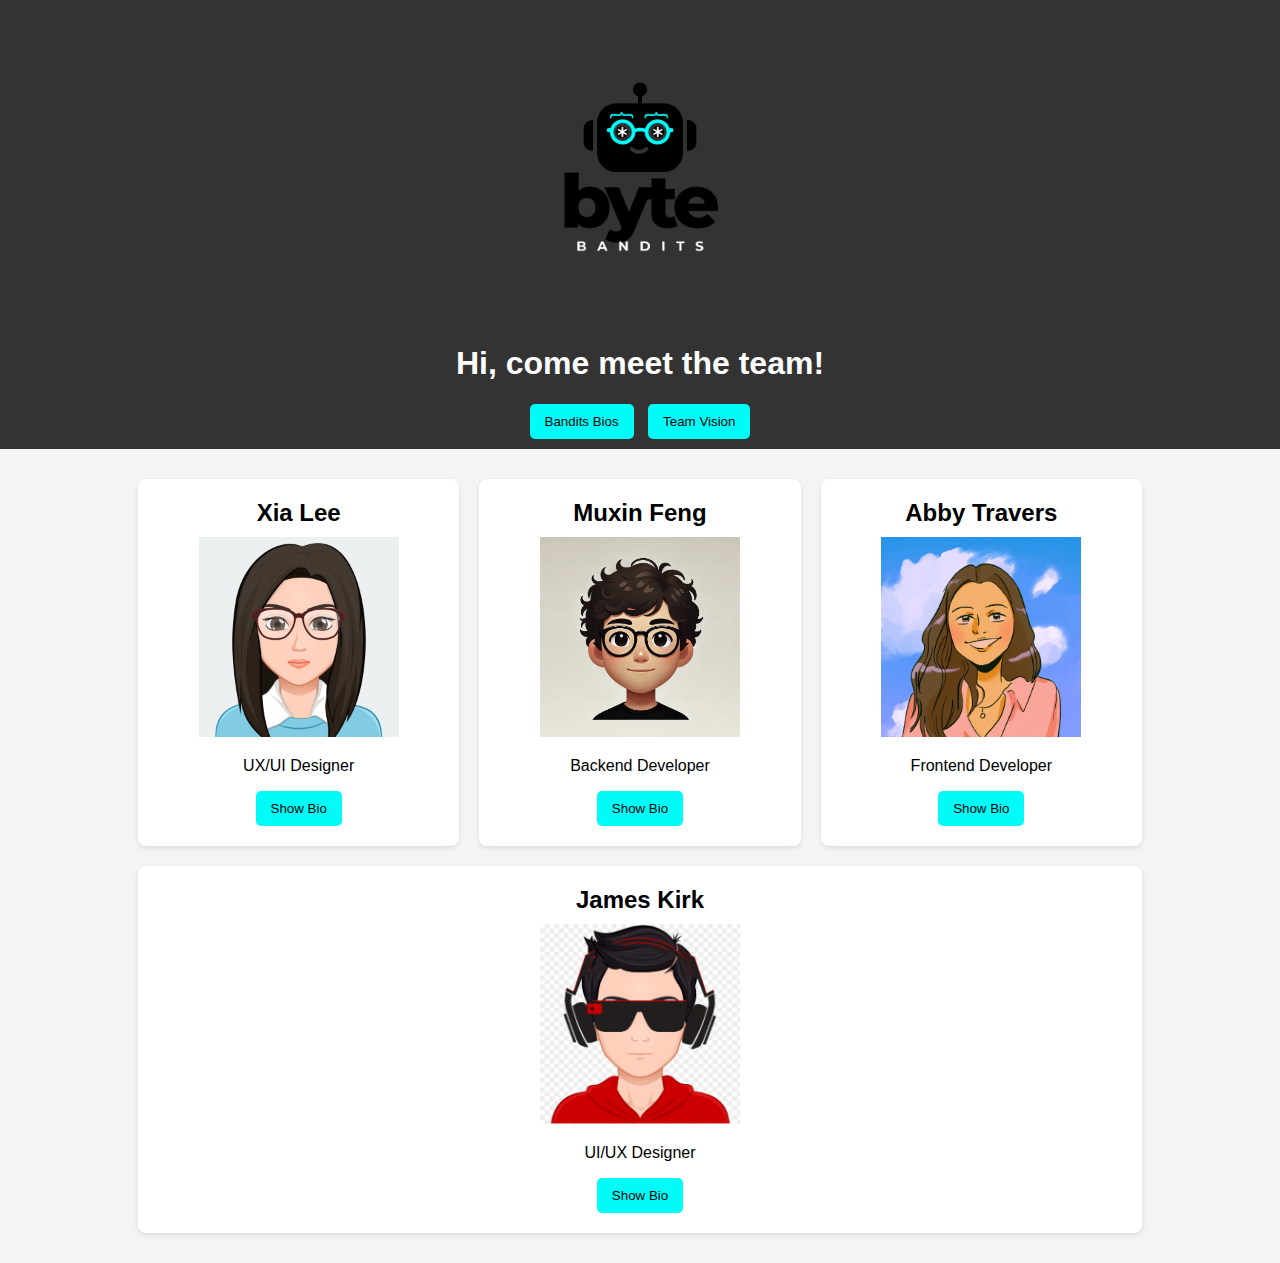
<file: GroupWebpage-main/index.html>
<!DOCTYPE html>
<html lang="en">
<head>
    <meta charset="UTF-8">
    <meta name="viewport" content="width=device-width, initial-scale=1.0">
    <title>Team Bio</title>
    <link rel="stylesheet" href="styles.css"> <!-- Link to external CSS file -->
</head>
<body>

<header>
    <img src="img/BYTE.png" alt="Team Logo" class="team-logo">
    <h1>Hi, come meet the team!</h1>
    <!-- Example team logo -->


    <!-- Navigation menu to switch between sections -->
    <nav>
        <button onclick="showSection('bios')">Bandits Bios</button>
        <button onclick="showSection('vision')">Team Vision</button>
    </nav>
</header>

<!-- Team bios section (default section) -->
<div id="bios" class="container">
    <!-- Each card represents an individual team member -->
    <div class="card">
        <h2>Xia Lee</h2>
        <img src="img/myAvatar_LeeXia.png" alt="Xia Lee Avatar"/>
        <p>UX/UI Designer</p>
        <button onclick="toggleBio('bio1')">Show Bio</button>
        <p id="bio1" class="bio">Xia Lee is a Senior at UNC Charlotte and aspires to become a UX/UI designer. She has a passion for creating intuitive, user-centered designs.<br>
             GitHub: <a href="https://github.com/lee-x3" target="_blank" rel="noopener noreferrer">https://github.com/lee-x3</a>
        </p>
    </div>
    <div class="card">
        <h2>Muxin Feng</h2>
        <img src="img/Muxin_avatar.png" alt="Muxin Feng Avatar"/>
        <p>Backend Developer</p>
        <button onclick="toggleBio('bio2')">Show Bio</button>
        <p id="bio2" class="bio">Muxin is a senior at UNCC majoring in Computer Science. With passion and would like to become a backend and frontend developer to create webpages. </p>
    </div>
    <div class="card">
        <h2>Abby Travers</h2>
        <img src="img/Abby-Avatar.png" alt="Abby Avatar"/>
        <p>Frontend Developer</p>
        <button onclick="toggleBio('bio3')">Show Bio</button>
        <p id="bio3" class="bio">Abby is a senior at UNCC studying computer science. With goals to become a frontend developer and also has a passion for learning how to create and design video games.
            GitHub: <a href="https://github.com/abelinc00" target="_blank" rel="noopener noreferrer">https://github.com/abelinc00</a>
        </p>
    </div>
    <div class="card">
        <h2>James Kirk</h2>
        <img src="img/James-Avatar.png" alt="James Avatar"/>
        <p>UI/UX Designer</p>
        <button onclick="toggleBio('bio4')">Show Bio</button>
        <p id="bio4" class="bio">James is junior at UNCC studying Computer Science. He is a UI/UX designer with a passion for creating user-friendly interfaces.</p>
    </div>
</div>

<!-- Team vision/mission statement section (hidden by default) -->
<div id="vision" class="container" style="display: none;">
    <div class="card">
        <h2>Team Mission:</h2>
    <p>
        Our mission is to leverage innovative technology and effective project management to deliver exceptional solutions that enhance user experience and drive success.
        We foster collaboration and continuous learning, aiming to tackle challenges and support each other's growth while making a positive impact in our organization and community.
    </p>

    <h2>Team Rules:</h2>
    <ul>
        <li>Communicate with team members in advance if delays/absence arises. We understand that sometimes life happens.</li>
        <li>Commit to completing tasks on time to meet group deadlines.</li>
        <li>Regularly keep each team member up-to-date about the group projects.</li>
        <li>Ensure fair work/tasks distribution, so no team members feel as if they are doing more than another.</li>
    </ul>
    </div>

</div>

<script src="script.js"></script> <!-- Link to external JavaScript file -->

</body>
</html>
</file>
<file: GroupWebpage-main/styles.css>
/* General page styling */
body {
    font-family: Arial, sans-serif;
    background-color: #f4f4f4;
    margin: 0;
    padding: 0;
}

/* Header section styling */
header {
    background: #333;
    color: #fff;
    padding: 10px 0;
    text-align: center;
}

/* Styling for team logo image */
.team-logo {
    width: 300px; /* Adjust the size as needed */
    margin-top: 10px;
}

/* Menu button styling */
header nav {
    margin-top: 10px;
}

header nav button {
    background: #00fcf9;
    color: black;
    border: none;
    padding: 10px 15px;
    border-radius: 5px;
    cursor: pointer;
    margin: 0 5px;
}

header nav button:hover {
    background: #ffffff;
}

/* Flex container for team bios and vision sections */
.container {
    width: 80%;
    margin: 20px auto;
    display: flex;
    flex-wrap: wrap;
    justify-content: space-between;
}

/* Card styling for individual team bios */
.card {
    background: white;
    border-radius: 8px;
    box-shadow: 0 2px 5px rgba(0, 0, 0, 0.1);
    margin: 10px;
    padding: 20px;
    flex: 1 1 calc(30% - 40px);
    text-align: center;
    transition: transform 0.2s;
}

.card:hover {
    transform: scale(1.05);
}

h2 {
    margin: 0 0 10px;
}

/* Initially hide bio details */
.bio {
    display: none;
    margin-top: 10px;
    color: #555;
}

/* Button styling */
button {
    background: #00fcf9;
    color: black;
    border: none;
    padding: 10px 15px;
    border-radius: 5px;
    cursor: pointer;
}

button:hover {
    background: #333333;
}

.card img{
    width: 200px;
    height: 200px;
}

#vision .card {
    text-align: left;
    display: flex;
    flex-direction: column;
    justify-content: center;
}
</file>
